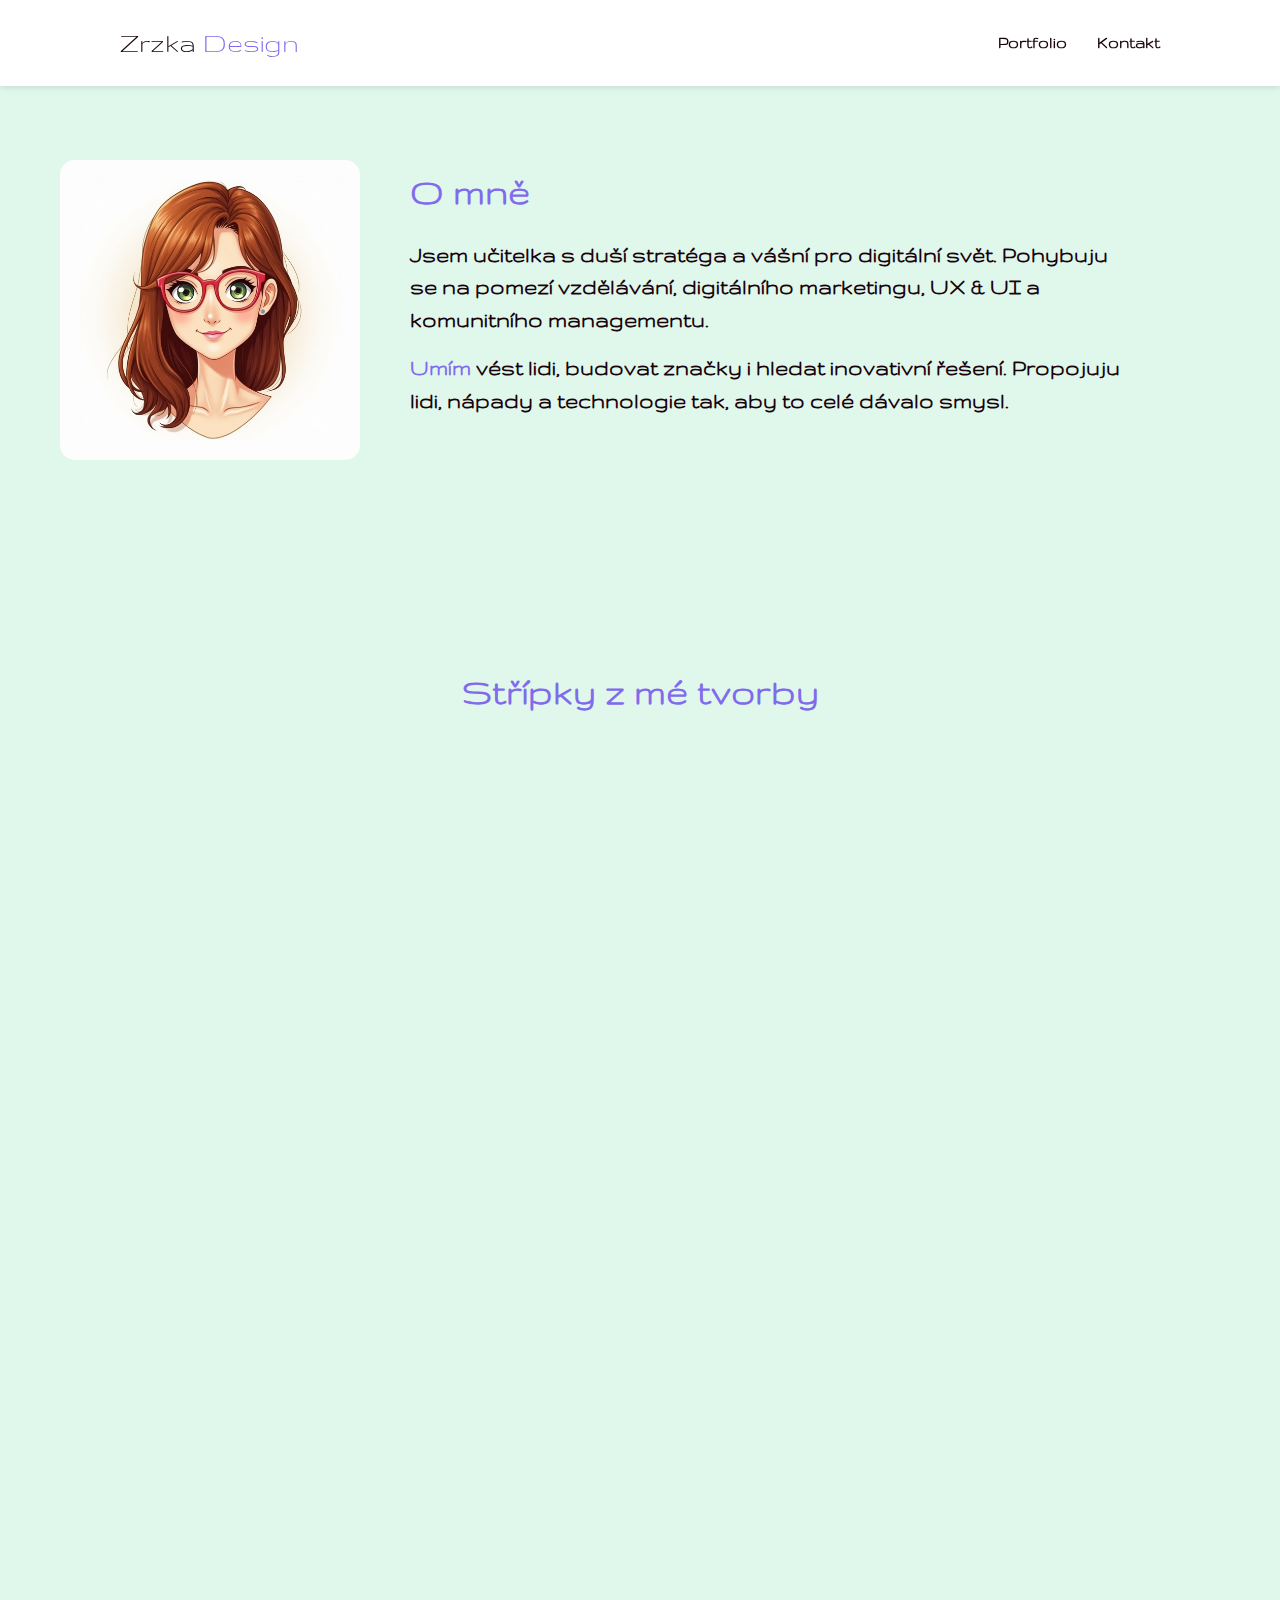
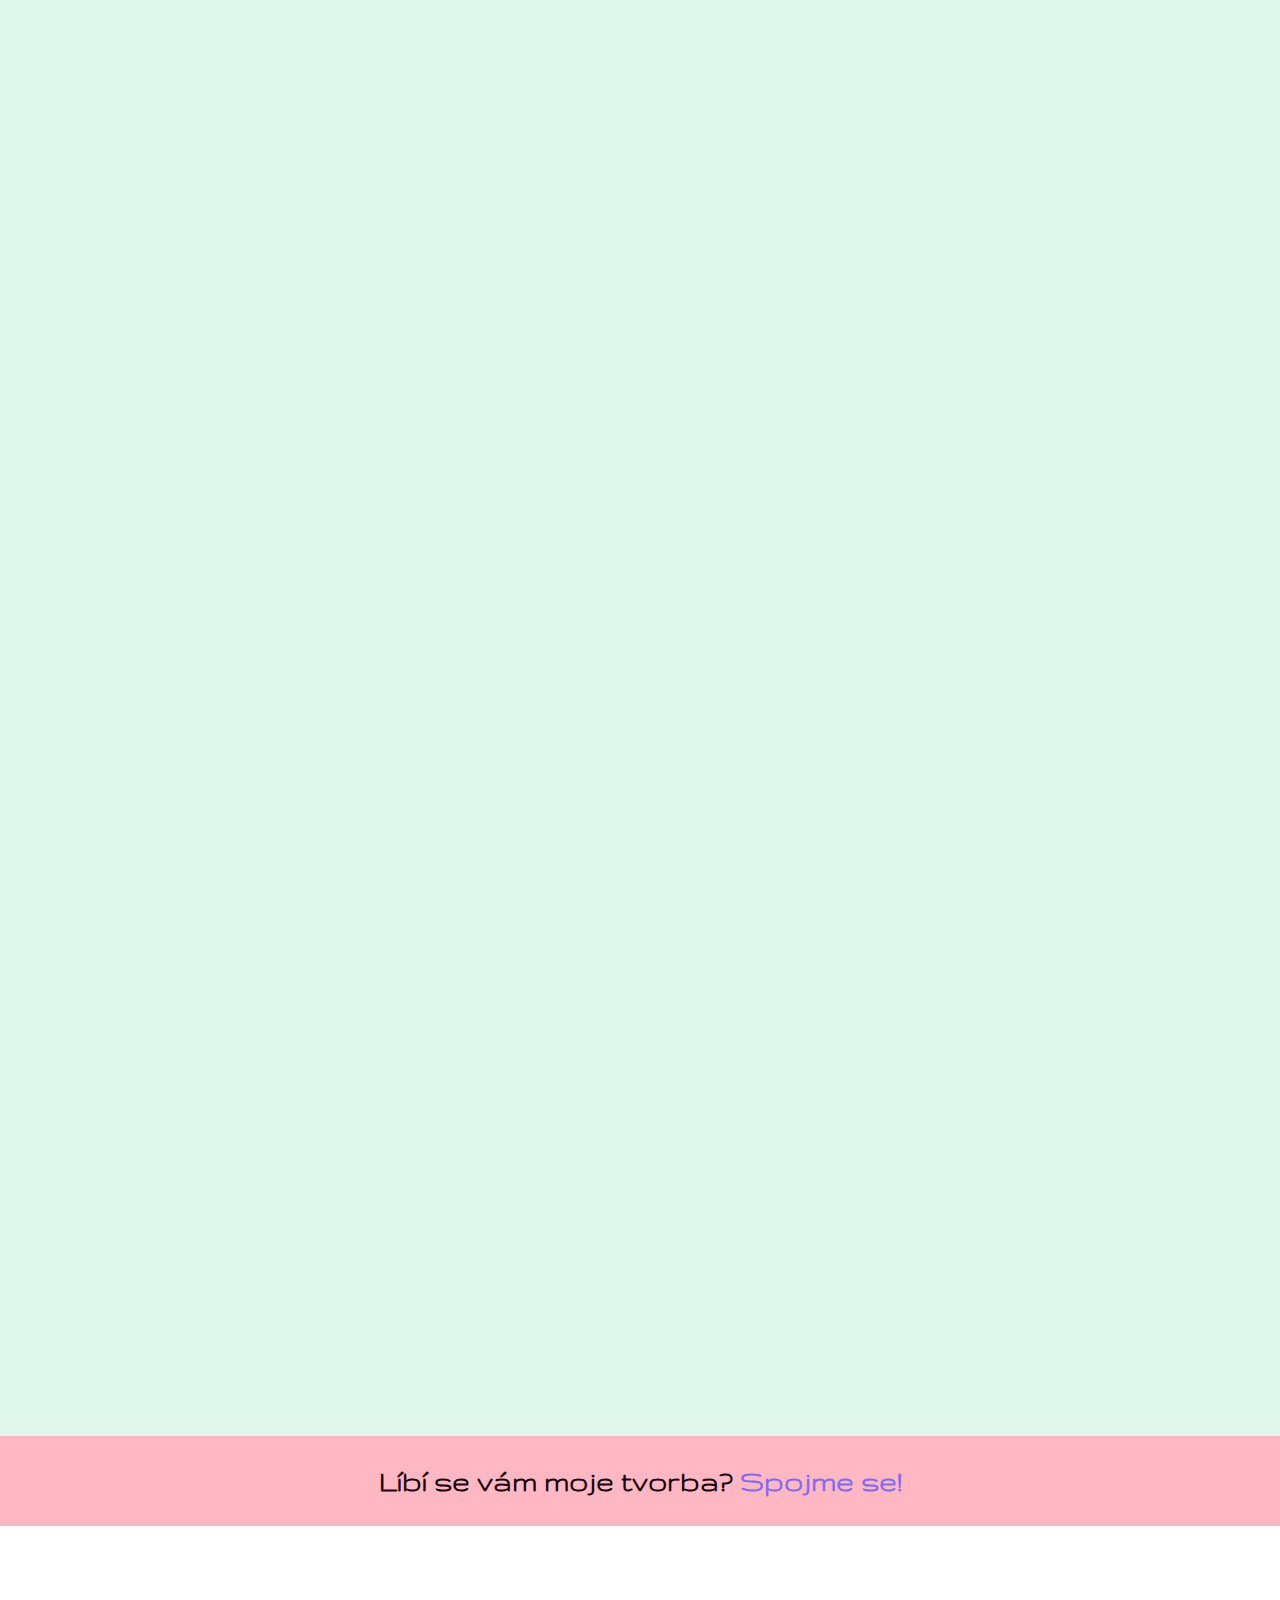
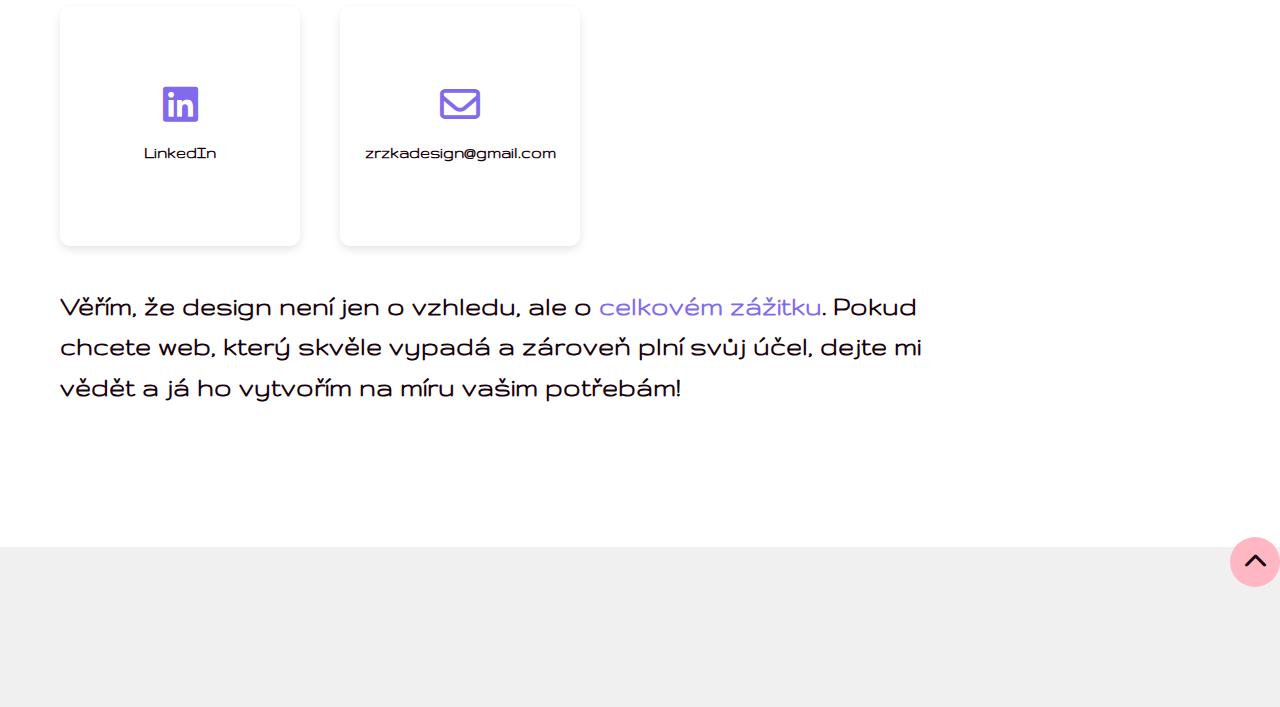
<file: index.html>
<!DOCTYPE html>
<html lang="cs">
  <head>
    <meta charset="UTF-8" />
    <meta name="viewport" content="width=device-width, initial-scale=1.0" />
    <title>Zrzka Design</title>
    <link rel="stylesheet" href="style.css" />
    <link rel="preconnect" href="https://fonts.googleapis.com" />
    <link rel="preconnect" href="https://fonts.gstatic.com" crossorigin />
    <link
      href="https://fonts.googleapis.com/css2?family=Gruppo:wght@400&display=swap"
      rel="stylesheet"
    />
    <link
      rel="stylesheet"
      href="https://cdnjs.cloudflare.com/ajax/libs/font-awesome/6.0.0/css/all.min.css"
      integrity="sha512-9usAa10IRO0HhonpyAIVpjrylPvoDwiPUiKdWk5t3PyolY1cOd4DSE0Ga+ri4AuTroPR5aQvXU9xC6qOPnzFeg=="
      crossorigin="anonymous"
      referrerpolicy="no-referrer"
    />
    <script src="script.js" defer></script>
  </head>
  <body>
    <header class="fixed-header">
      <div class="container header-container">
        <a href="./index.html" class="logo"
          >Zrzka <span class="logo-design">Design</span></a
        >
        <nav>
          <ul>
            <li><a href="#portfolio-section" class="nav-link">Portfolio</a></li>
            <li><a href="#contact-section" class="nav-link">Kontakt</a></li>
          </ul>
        </nav>
      </div>
    </header>

    <section id="hero-banner">
      <div class="container hero-banner-container">
        <div class="hero-image-container">
          <img src="ukazka fotky.png" alt="Tvá fotka" class="hero-image" />
        </div>
        <div class="hero-text-container">
          <div class="hero-text">
            <h2>O mně</h2>
            <p>
              Jsem učitelka s duší stratéga a vášní pro digitální svět. Pohybuju
              se na pomezí vzdělávání, digitálního marketingu, UX & UI a
              komunitního managementu.
            </p>
            <p>
              <span>Umím</span> vést lidi, budovat značky i hledat inovativní
              řešení. Propojuju lidi, nápady a technologie tak, aby to celé
              dávalo smysl.
            </p>
          </div>
        </div>
      </div>
    </section>

    <div class="volna-plocha"></div>

    <section id="portfolio-section">
      <div class="container portfolio-section-container">
        <h2 class="section-title">Střípky z mé tvorby</h2>
        <div class="portfolio-grid">
          <div class="portfolio-item portfolio-item-reverse animated">
            <div class="portfolio-image-container">
              <img
                src="low-wireframe.png"
                alt="Náhled projektu 1"
                class="portfolio-image"
              />
            </div>
            <div class="portfolio-text-container">
              <h3 class="portfolio-item-title">Low Wireframe e-shopu</h3>
              <p class="portfolio-item-description">
                Mým úkolem na kurzu bylo navrhnout low wireframe e-shopu.
              </p>
              <a href="project1-detail.html" class="portfolio-item-link"
                >Zobrazit projekt</a
              >
            </div>
          </div>

          <div class="portfolio-item animated">
            <div class="portfolio-image-container">
              <img
                src="low-fidelity-wireframe/rez-system-mob/BookSpot.png"
                alt="Náhled projektu 2"
                class="portfolio-image"
              />
            </div>
            <div class="portfolio-text-container">
              <h3 class="portfolio-item-title">Rezervační aplikace BookSpot</h3>
              <p class="portfolio-item-description">
                Tento projekt se týkal navržení low-fidelity wireframe pro
                mobilní rezervační aplikaci BookSpot.
              </p>
              <a href="project2-detail.html" class="portfolio-item-link"
                >Zobrazit projekt</a
              >
            </div>
          </div>

          <div class="portfolio-item portfolio-item-reverse animated">
            <div class="portfolio-image-container">
              <img
                src="low-fidelity-wireframe/soc-sit-mob/uvodni-soc-sit.png"
                alt="Náhled projektu socialni sit"
                class="portfolio-image"
              />
            </div>
            <div class="portfolio-text-container">
              <h3 class="portfolio-item-title">Sociální síť KreatiZone</h3>
              <p class="portfolio-item-description">
                V tomto projektu jsem navrhla low-fidelity wireframe pro
                sociální síť KreatiZone, která je zaměřená na kreativní výzvy.
              </p>
              <a href="project3-detail.html" class="portfolio-item-link"
                >Zobrazit projekt</a
              >
            </div>
          </div>

          <div class="portfolio-item animated">
            <div class="portfolio-image-container">
              <img
                src="low-fidelity-wireframe/zpravodaj-server/zpravodaj-server1.png"
                alt="Náhled projektu 4"
                class="portfolio-image"
              />
            </div>
            <div class="portfolio-text-container">
              <h3 class="portfolio-item-title">
                Wireframe úvodní stránky zpravodajského serveru
              </h3>
              <p class="portfolio-item-description">
                Návrh low-fidelity wireframe úvodní stránky zpravodajského
                serveru.
              </p>
              <a href="project4-detail.html" class="portfolio-item-link"
                >Zobrazit projekt</a
              >
            </div>
          </div>

          <div class="portfolio-item portfolio-item-reverse animated">
            <div class="portfolio-image-container">
              <img
                src="moodboardy/uvodni.png"
                alt="Náhled projektu 5"
                class="portfolio-image"
              />
            </div>
            <div class="portfolio-text-container">
              <h3 class="portfolio-item-title">
                Moodboardy pro obchod s&nbsp;extravagantním oblečením
              </h3>
              <p class="portfolio-item-description">
                Tento projekt zahrnoval návrh moodboardů pro značku s oblečením.
              </p>
              <a href="project5-detail.html" class="portfolio-item-link"
                >Zobrazit projekt</a
              >
            </div>
          </div>

          <div class="portfolio-item animated">
            <div class="portfolio-image-container">
              <img
                src="carousel-to-do-list/carousel1.png"
                alt="Náhled projektu 6"
                class="portfolio-image"
              />
            </div>
            <div class="portfolio-text-container">
              <h3 class="portfolio-item-title">Carousel to-do listu</h3>
              <p class="portfolio-item-description">
                V tomto projektu jsme měli za úkol navrhnout jednoduchý 3
                krokový carousel to-do listu s preloaderem.
              </p>
              <a href="project6-detail.html" class="portfolio-item-link"
                >Zobrazit projekt</a
              >
            </div>
          </div>
        </div>
      </div>
    </section>

    <section id="cta-banner">
      <div class="container cta-banner-container">
        <h2 class="cta-banner-title">
          Líbí se vám moje tvorba?
          <span class="cta-banner-accent">Spojme se!</span>
        </h2>
      </div>
    </section>

    <section id="contact-section">
      <div class="container contact-section-container">
        <div class="contact-cards-grid">
          <a
            href="https://www.linkedin.com/in/kateřina-beranová-b2a73a227"
            target="_blank"
            class="contact-card contact-card-square"
          >
            <div class="contact-link">
              <i class="fab fa-linkedin"></i>
              <p>LinkedIn</p>
            </div>
          </a>
          <a
            href="mailto:zrzkadesign@gmail.com"
            class="contact-card contact-card-square"
          >
            <div class="contact-link email-link">
              <i class="far fa-envelope"></i>
              <p>zrzkadesign@gmail.com</p>
            </div>
          </a>
        </div>
        <p class="footer-text contact-section-footer-text">
          Věřím, že design není jen o vzhledu, ale o
          <span>celkovém zážitku</span>. Pokud chcete web, který skvěle vypadá a
          zároveň plní svůj účel, dejte mi vědět a já ho vytvořím na míru vašim
          potřebám!
        </p>
      </div>
    </section>

    <footer>
      <div class="container footer-container">
        <a href="#hero-banner" class="back-to-top-link" title="Zpátky nahoru"
          ><i class="fas fa-chevron-up"></i
        ></a>
      </div>
    </footer>
  </body>
</html>
</file>
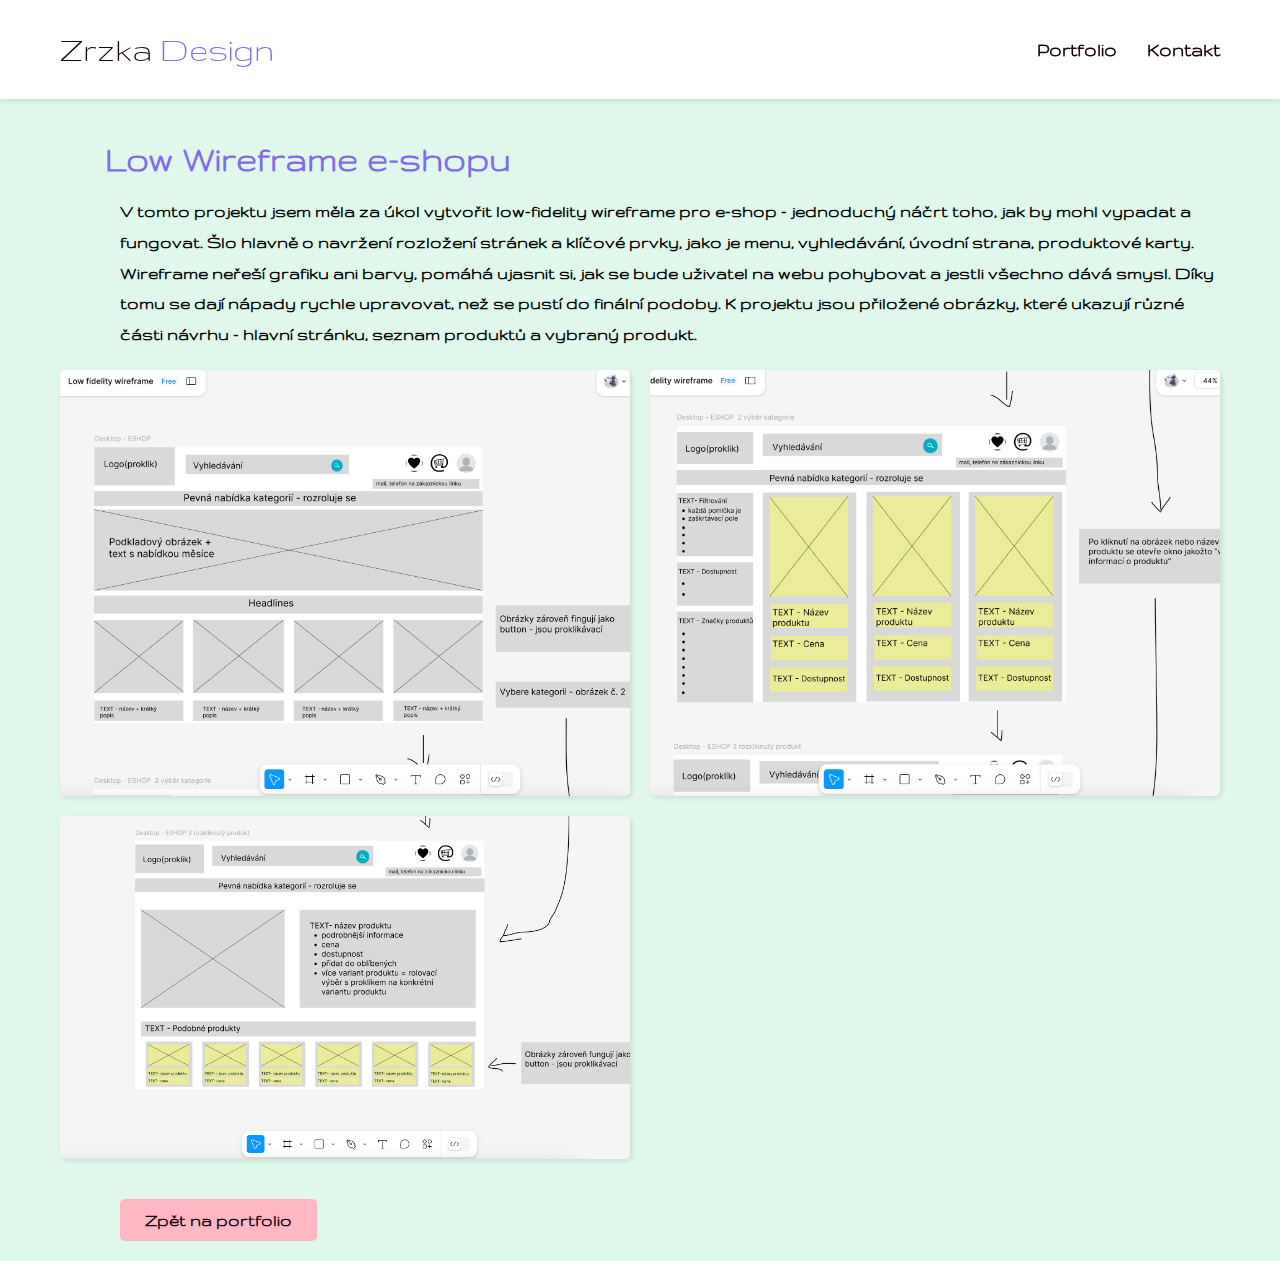
<file: project1-detail.html>
<!DOCTYPE html>
<html lang="cs">
  <head>
    <meta charset="UTF-8" />
    <meta name="viewport" content="width=device-width, initial-scale=1.0" />
    <title>Detail projektu: Low Wireframe e-shopu</title>
    <link rel="preconnect" href="https://fonts.googleapis.com" />
    <link rel="preconnect" href="https://fonts.gstatic.com" crossorigin />
    <link
      href="https://fonts.googleapis.com/css2?family=Gruppo&family=Montserrat:wght@400;700&display=swap"
      rel="stylesheet"
    />
    <link
      rel="stylesheet"
      href="./low-fidelity-wireframe/eshop/styleproject1.css"
    />
    <link rel="stylesheet" href="./hlavicka.css" />
  </head>
  <body>
    <header class="fixed-header">
      <div class="container header-container">
        <a href="./index.html" class="logo"
          >Zrzka <span class="logo-design">Design</span></a
        >
        <nav>
          <ul>
            <li>
              <a href="./index.html#portfolio-section" class="nav-link"
                >Portfolio</a
              >
            </li>
            <li>
              <a href="./index.html#contact-section" class="nav-link"
                >Kontakt</a
              >
            </li>
          </ul>
        </nav>
      </div>
    </header>

    <div class="project-detail-container">
      <h1>Low Wireframe e-shopu</h1>
      <p>
        V tomto projektu jsem měla za úkol vytvořit low-fidelity wireframe pro
        e-shop – jednoduchý náčrt toho, jak by mohl vypadat a fungovat. Šlo
        hlavně o navržení rozložení stránek a klíčové prvky, jako je menu,
        vyhledávání, úvodní strana, produktové karty. Wireframe neřeší grafiku
        ani barvy, pomáhá ujasnit si, jak se bude uživatel na webu pohybovat a
        jestli všechno dává smysl. Díky tomu se dají nápady rychle upravovat,
        než se pustí do finální podoby. K projektu jsou přiložené obrázky, které
        ukazují různé části návrhu – hlavní stránku, seznam produktů a vybraný
        produkt.
      </p>

      <div class="project-images">
        <img src="./low-fidelity-wireframe/eshop/1.png" alt="Náhled 1" />
        <img src="./low-fidelity-wireframe/eshop/2.png" alt="Náhled 2" />
        <img src="./low-fidelity-wireframe/eshop/3.png" alt="Náhled 3" />
      </div>

      <a href="index.html" class="back-link">Zpět na portfolio</a>
    </div>
  </body>
</html>
</file>
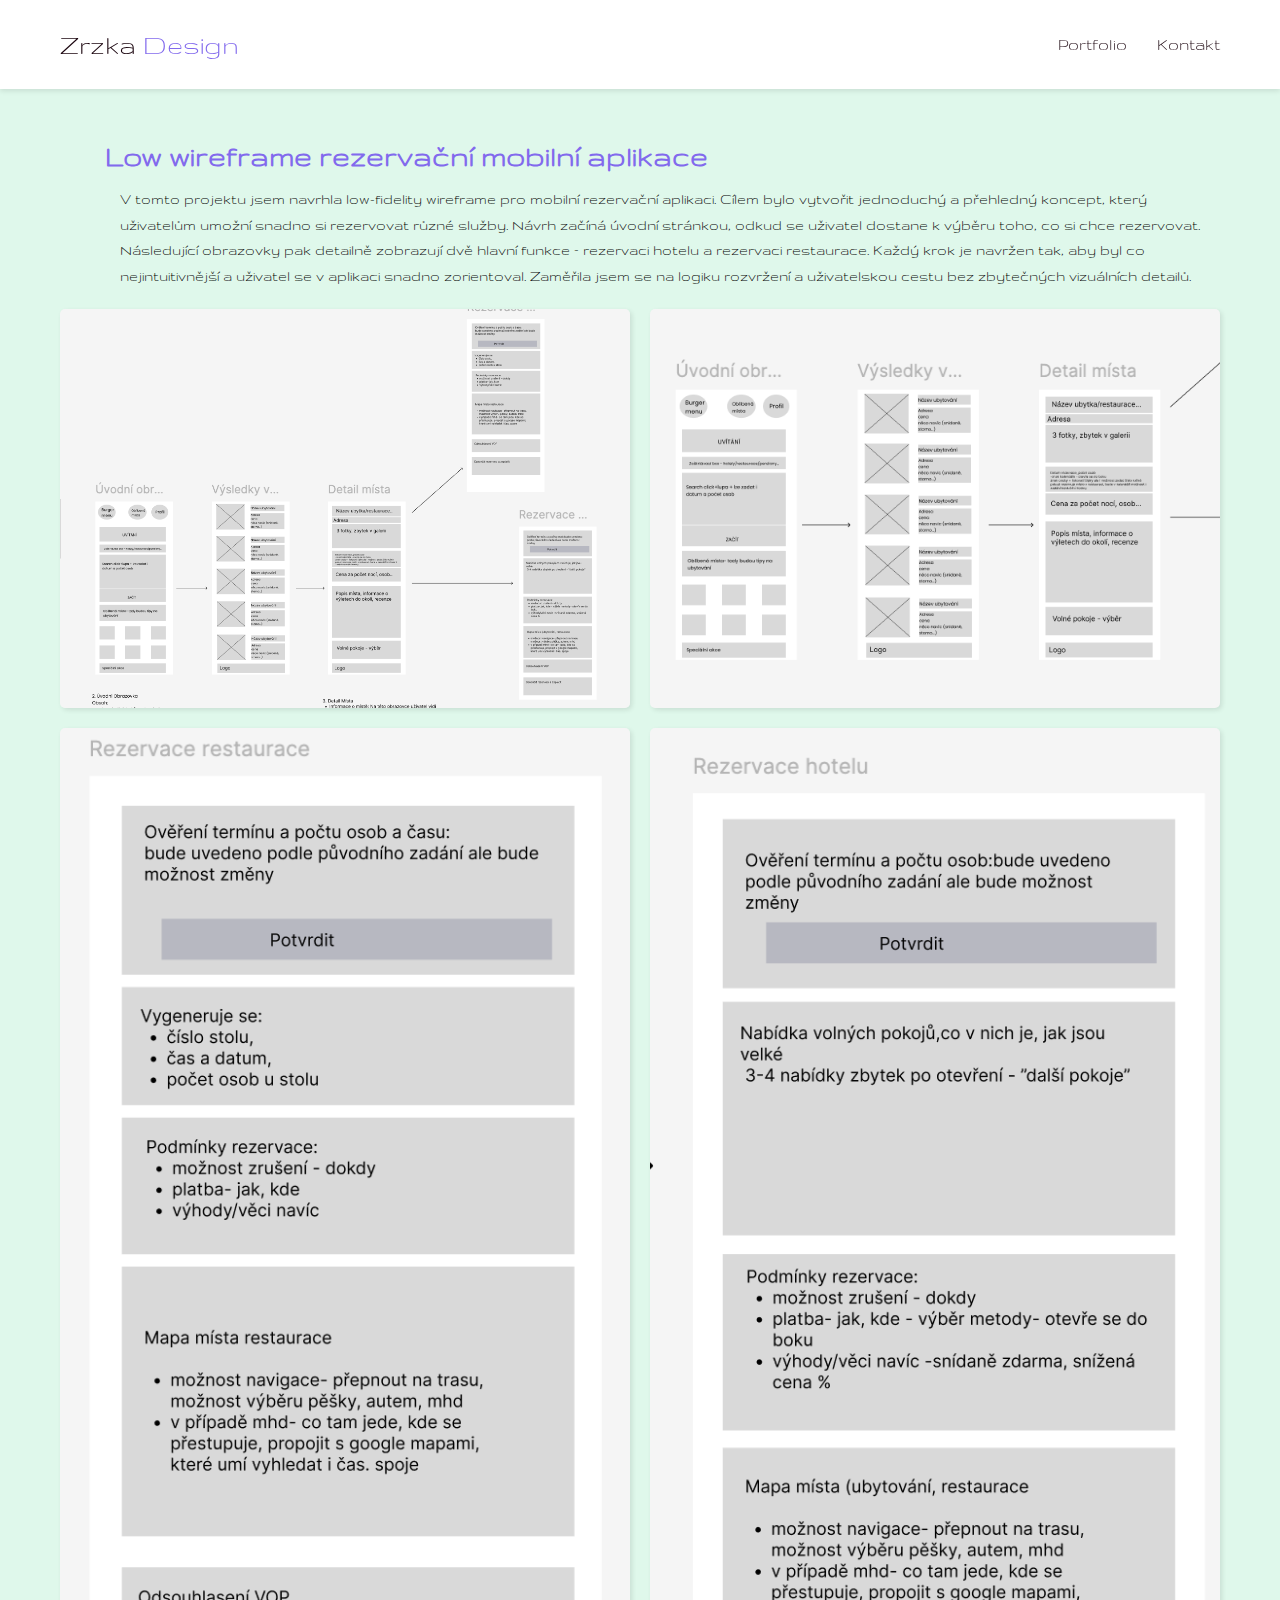
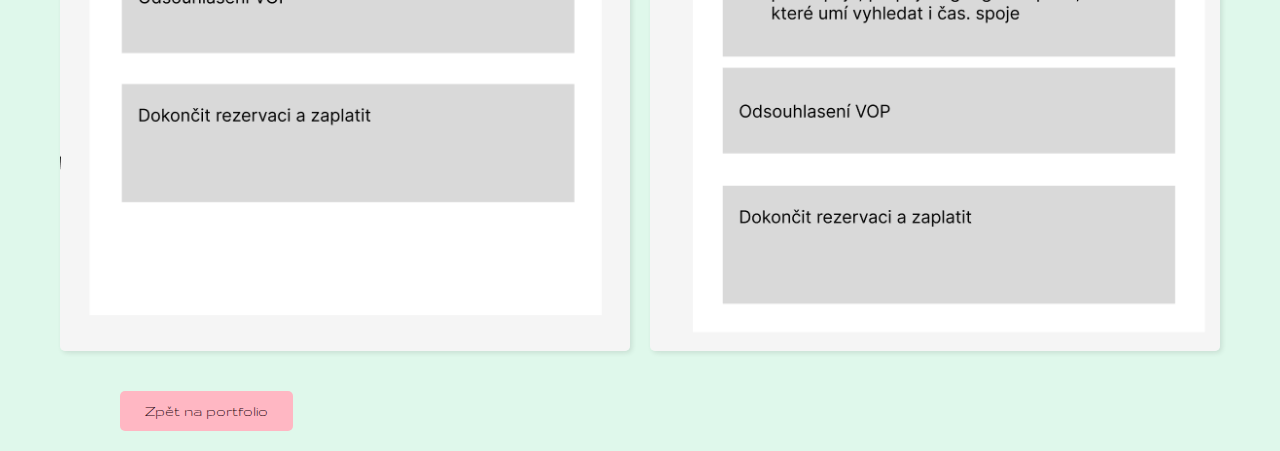
<file: project2-detail.html>
<!DOCTYPE html>
<html lang="cs">
  <head>
    <meta charset="UTF-8" />
    <meta name="viewport" content="width=device-width, initial-scale=1.0" />
    <title>Detail projektu: Low Wireframe rezervační mobilní aplikace</title>
    <link rel="preconnect" href="https://fonts.googleapis.com" />
    <link rel="preconnect" href="https://fonts.gstatic.com" crossorigin />
    <link
      href="https://fonts.googleapis.com/css2?family=Gruppo:wght@400&display=swap"
      rel="stylesheet"
    />
    <link
      rel="stylesheet"
      href="./low-fidelity-wireframe/rez-system-mob/styleproject2.css"
    />
    <link rel="stylesheet" href="./hlavicka.css" />
  </head>
  <body>
    <header class="fixed-header">
      <div class="container header-container">
        <a href="./index.html" class="logo"
          >Zrzka <span class="logo-design">Design</span></a
        >
        <nav>
          <ul>
            <li>
              <a href="./index.html#portfolio-section" class="nav-link"
                >Portfolio</a
              >
            </li>
            <li>
              <a href="./index.html#contact-section" class="nav-link"
                >Kontakt</a
              >
            </li>
          </ul>
        </nav>
      </div>
    </header>
    <div class="project-detail-container">
      <h1>Low wireframe rezervační mobilní aplikace</h1>
      <p>
        V tomto projektu jsem navrhla low-fidelity wireframe pro mobilní
        rezervační aplikaci. Cílem bylo vytvořit jednoduchý a přehledný koncept,
        který uživatelům umožní snadno si rezervovat různé služby. Návrh začíná
        úvodní stránkou, odkud se uživatel dostane k výběru toho, co si chce
        rezervovat. Následující obrazovky pak detailně zobrazují dvě hlavní
        funkce – rezervaci hotelu a rezervaci restaurace. Každý krok je navržen
        tak, aby byl co nejintuitivnější a uživatel se v aplikaci snadno
        zorientoval. Zaměřila jsem se na logiku rozvržení a uživatelskou cestu
        bez zbytečných vizuálních detailů.
      </p>

      <div class="project-images">
        <img
          src="./low-fidelity-wireframe/rez-system-mob/uvodni.png"
          alt="Náhled 1"
        />
        <img
          src="./low-fidelity-wireframe/rez-system-mob/prvni1.png"
          alt="Náhled 2"
          class="problemovy-obrazek"
        />
        <img
          src="./low-fidelity-wireframe/rez-system-mob/rezervace-restaurace.png"
          alt="Náhled 3"
        />
        <img
          src="./low-fidelity-wireframe/rez-system-mob/rezervace-hotelu.png"
          alt="Náhled 4"
        />
      </div>

      <a href="index.html" class="back-link">Zpět na portfolio</a>
    </div>
  </body>
</html>
</file>
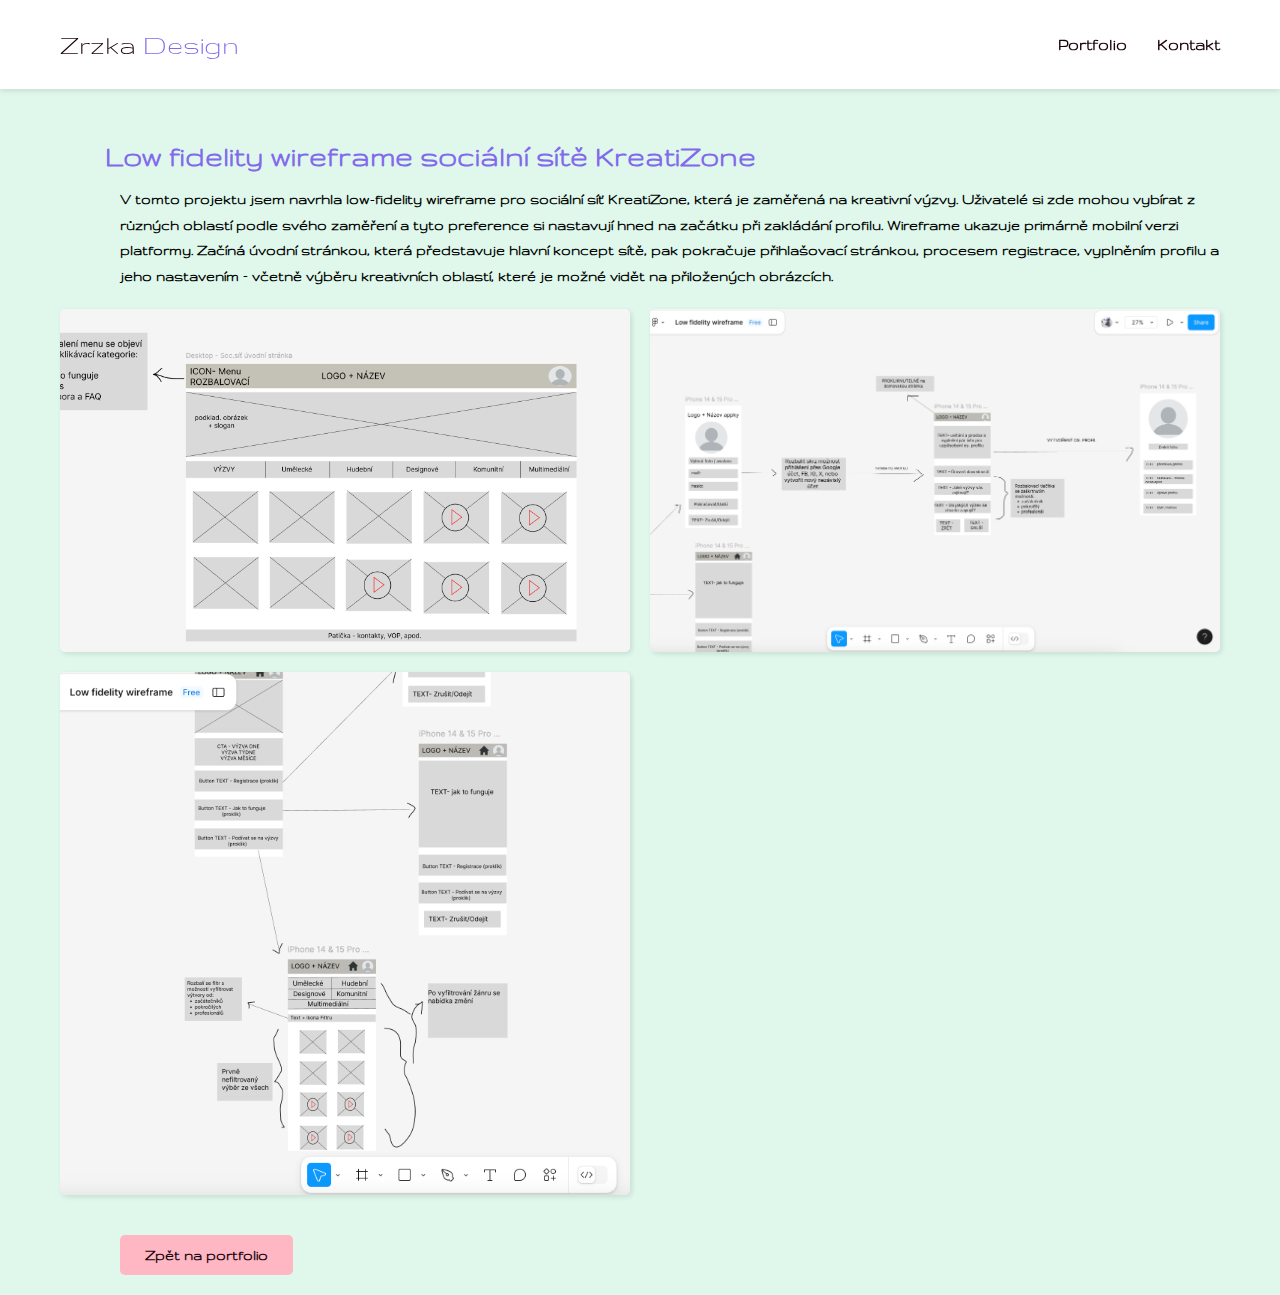
<file: project3-detail.html>
<!DOCTYPE html>
<html lang="cs">
  <head>
    <meta charset="UTF-8" />
    <meta name="viewport" content="width=device-width, initial-scale=1.0" />
    <title>Detail projektu: Low Wireframe sociální sítě KreatiZone</title>
    <link rel="preconnect" href="https://fonts.googleapis.com" />
    <link rel="preconnect" href="https://fonts.gstatic.com" crossorigin />
    <link
      href="https://fonts.googleapis.com/css2?family=Gruppo:wght@400&display=swap"
      rel="stylesheet"
    />
    <link
      rel="stylesheet"
      href="./low-fidelity-wireframe/soc-sit-mob/styleproject3.css"
    />
    <link rel="stylesheet" href="./hlavicka.css" />
  </head>
  <body>
    <header class="fixed-header">
      <div class="container header-container">
        <a href="./index.html" class="logo"
          >Zrzka <span class="logo-design">Design</span></a
        >
        <nav>
          <ul>
            <li>
              <a href="./index.html#portfolio-section" class="nav-link"
                >Portfolio</a
              >
            </li>
            <li>
              <a href="./index.html#contact-section" class="nav-link"
                >Kontakt</a
              >
            </li>
          </ul>
        </nav>
      </div>
    </header>
    <div class="project-detail-container">
      <h1>Low fidelity wireframe sociální sítě KreatiZone</h1>
      <p>
        V tomto projektu jsem navrhla low-fidelity wireframe pro sociální síť
        KreatiZone, která je zaměřená na kreativní výzvy. Uživatelé si zde mohou
        vybírat z různých oblastí podle svého zaměření a tyto preference si
        nastavují hned na začátku při zakládání profilu. Wireframe ukazuje
        primárně mobilní verzi platformy. Začíná úvodní stránkou, která
        představuje hlavní koncept sítě, pak pokračuje přihlašovací stránkou,
        procesem registrace, vyplněním profilu a jeho nastavením – včetně výběru
        kreativních oblastí, které je možné vidět na přiložených obrázcích.
      </p>

      <div class="project-images">
        <img
          src="./low-fidelity-wireframe/soc-sit-mob/soc-sit-desktop.png"
          alt="Náhled 1"
        />
        <img
          src="./low-fidelity-wireframe/soc-sit-mob/druhy-soc-sit.png"
          alt="Náhled 2"
        />
        <img
          src="./low-fidelity-wireframe/soc-sit-mob/treti-soc-sit.png"
          alt="Náhled 3"
        />
      </div>

      <a href="index.html" class="back-link">Zpět na portfolio</a>
    </div>
  </body>
</html>
</file>
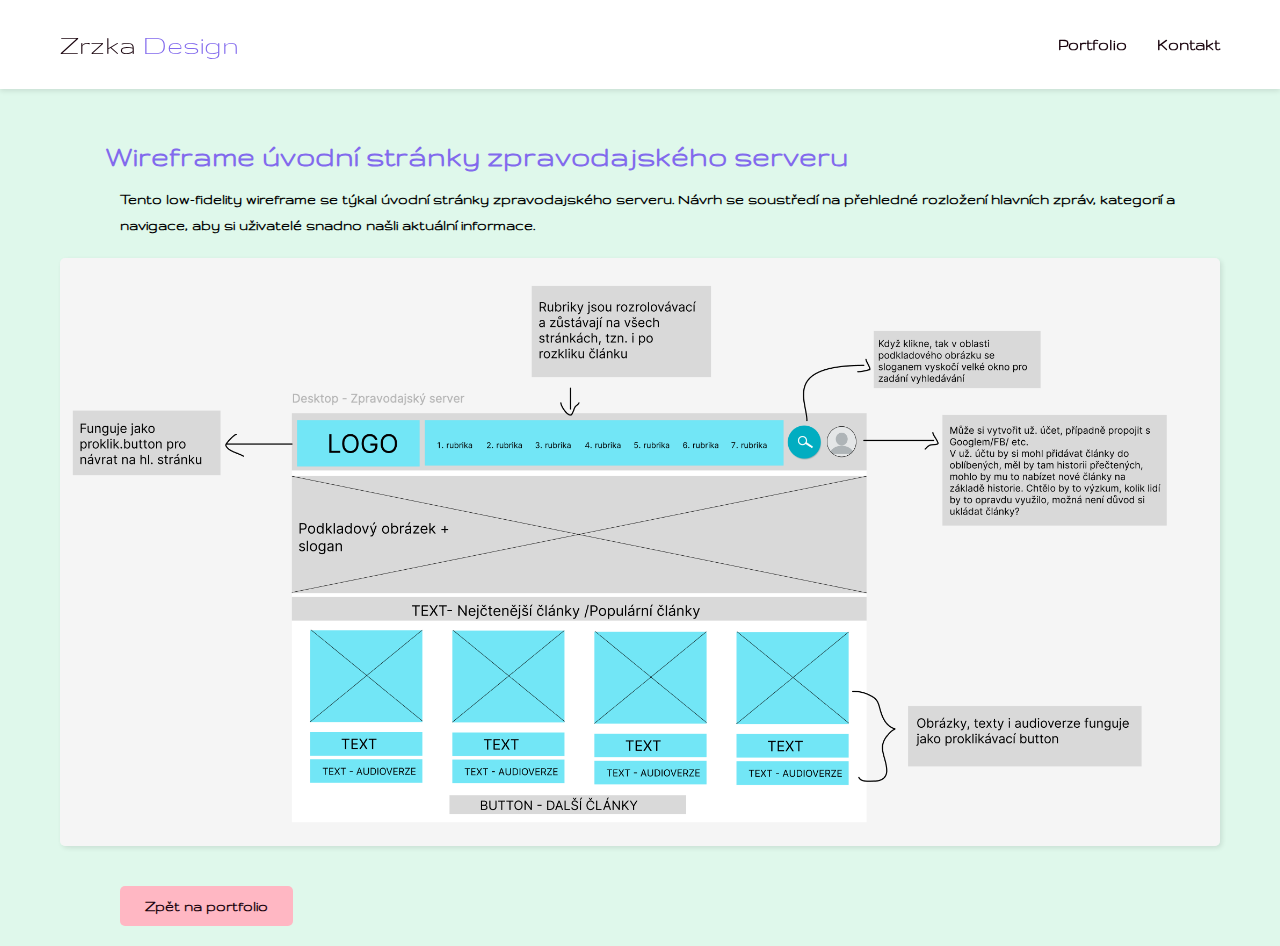
<file: project4-detail.html>
<!DOCTYPE html>
<html lang="cs">
  <head>
    <meta charset="UTF-8" />
    <meta name="viewport" content="width=device-width, initial-scale=1.0" />
    <title>
      Detail projektu: Wireframe úvodní strany zpravodajského serveru
    </title>
    <link rel="preconnect" href="https://fonts.googleapis.com" />
    <link rel="preconnect" href="https://fonts.gstatic.com" crossorigin />
    <link
      href="https://fonts.googleapis.com/css2?family=Gruppo:wght@400&display=swap"
      rel="stylesheet"
    />
    <link
      rel="stylesheet"
      href="./low-fidelity-wireframe/zpravodaj-server/styleproject4.css"
    />
    <link rel="stylesheet" href="./hlavicka.css" />
  </head>
  <body>
    <header class="fixed-header">
      <div class="container header-container">
        <a href="./index.html" class="logo"
          >Zrzka <span class="logo-design">Design</span></a
        >
        <nav>
          <ul>
            <li>
              <a href="./index.html#portfolio-section" class="nav-link"
                >Portfolio</a
              >
            </li>
            <li>
              <a href="./index.html#contact-section" class="nav-link"
                >Kontakt</a
              >
            </li>
          </ul>
        </nav>
      </div>
    </header>
    <div class="project-detail-container">
      <h1>Wireframe úvodní stránky zpravodajského serveru</h1>
      <p>
        Tento low-fidelity wireframe se týkal úvodní stránky zpravodajského
        serveru. Návrh se soustředí na přehledné rozložení hlavních zpráv,
        kategorií a navigace, aby si uživatelé snadno našli aktuální informace.
      </p>

      <div class="project-images">
        <img
          src="./low-fidelity-wireframe/zpravodaj-server/zpravodaj-server1.png"
          alt="Náhled 1"
        />
      </div>

      <a href="index.html" class="back-link">Zpět na portfolio</a>
    </div>
  </body>
</html>
</file>
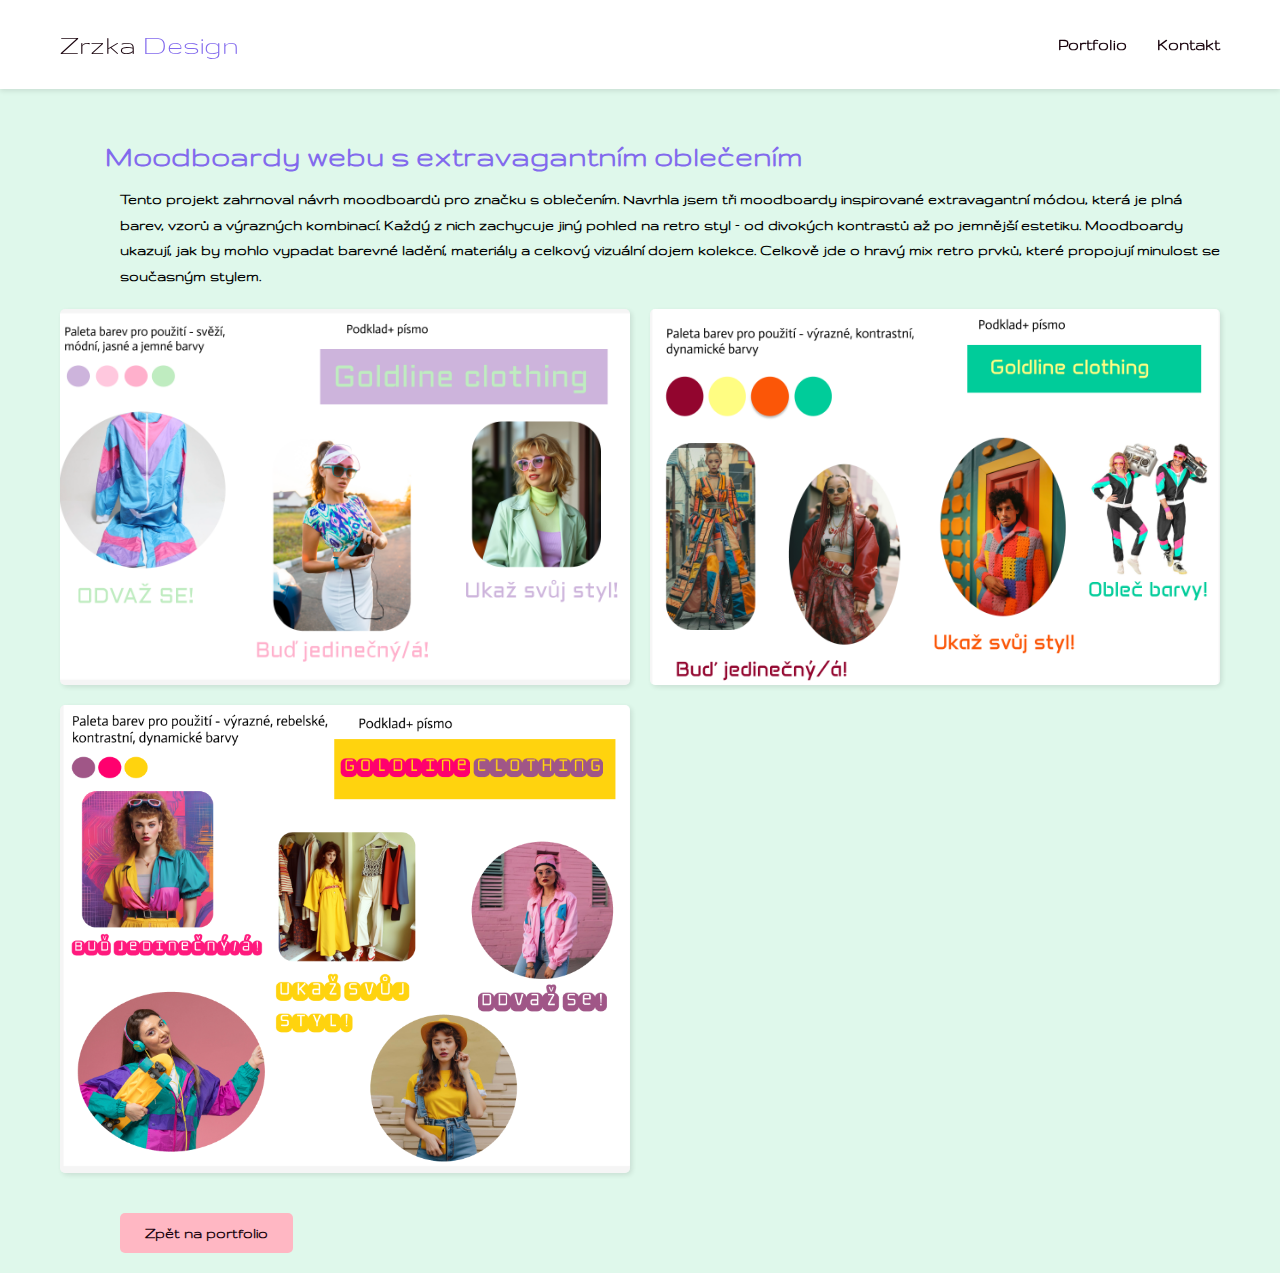
<file: project5-detail.html>
<!DOCTYPE html>
<html lang="cs">
  <head>
    <meta charset="UTF-8" />
    <meta name="viewport" content="width=device-width, initial-scale=1.0" />
    <title>Detail projektu: Moodboardy webu s extravagantním oblečením</title>
    <link rel="preconnect" href="https://fonts.googleapis.com" />
    <link rel="preconnect" href="https://fonts.gstatic.com" crossorigin />
    <link
      href="https://fonts.googleapis.com/css2?family=Gruppo:wght@400&display=swap"
      rel="stylesheet"
    />
    <link rel="stylesheet" href="./moodboardy/styleproject5.css" />
    <link rel="stylesheet" href="./hlavicka.css" />
  </head>
  <body>
    <header class="fixed-header">
      <div class="container header-container">
        <a href="./index.html" class="logo"
          >Zrzka <span class="logo-design">Design</span></a
        >
        <nav>
          <ul>
            <li>
              <a href="./index.html#portfolio-section" class="nav-link"
                >Portfolio</a
              >
            </li>
            <li>
              <a href="./index.html#contact-section" class="nav-link"
                >Kontakt</a
              >
            </li>
          </ul>
        </nav>
      </div>
    </header>
    <div class="project-detail-container">
      <h1>Moodboardy webu s extravagantním oblečením</h1>
      <p>
        Tento projekt zahrnoval návrh moodboardů pro značku s oblečením. Navrhla
        jsem tři moodboardy inspirované extravagantní módou, která je plná
        barev, vzorů a výrazných kombinací. Každý z nich zachycuje jiný pohled
        na retro styl – od divokých kontrastů až po jemnější estetiku.
        Moodboardy ukazují, jak by mohlo vypadat barevné ladění, materiály a
        celkový vizuální dojem kolekce. Celkově jde o hravý mix retro prvků,
        které propojují minulost se současným stylem.
      </p>

      <div class="project-images">
        <img src="./moodboardy/pastelova.png" alt="Náhled 1" />
        <img src="./moodboardy/vyrazna.png" alt="Náhled 2" />
        <img src="./moodboardy/uvodni.png" alt="Náhled 3" />
      </div>

      <a href="index.html" class="back-link">Zpět na portfolio</a>
    </div>
  </body>
</html>
</file>
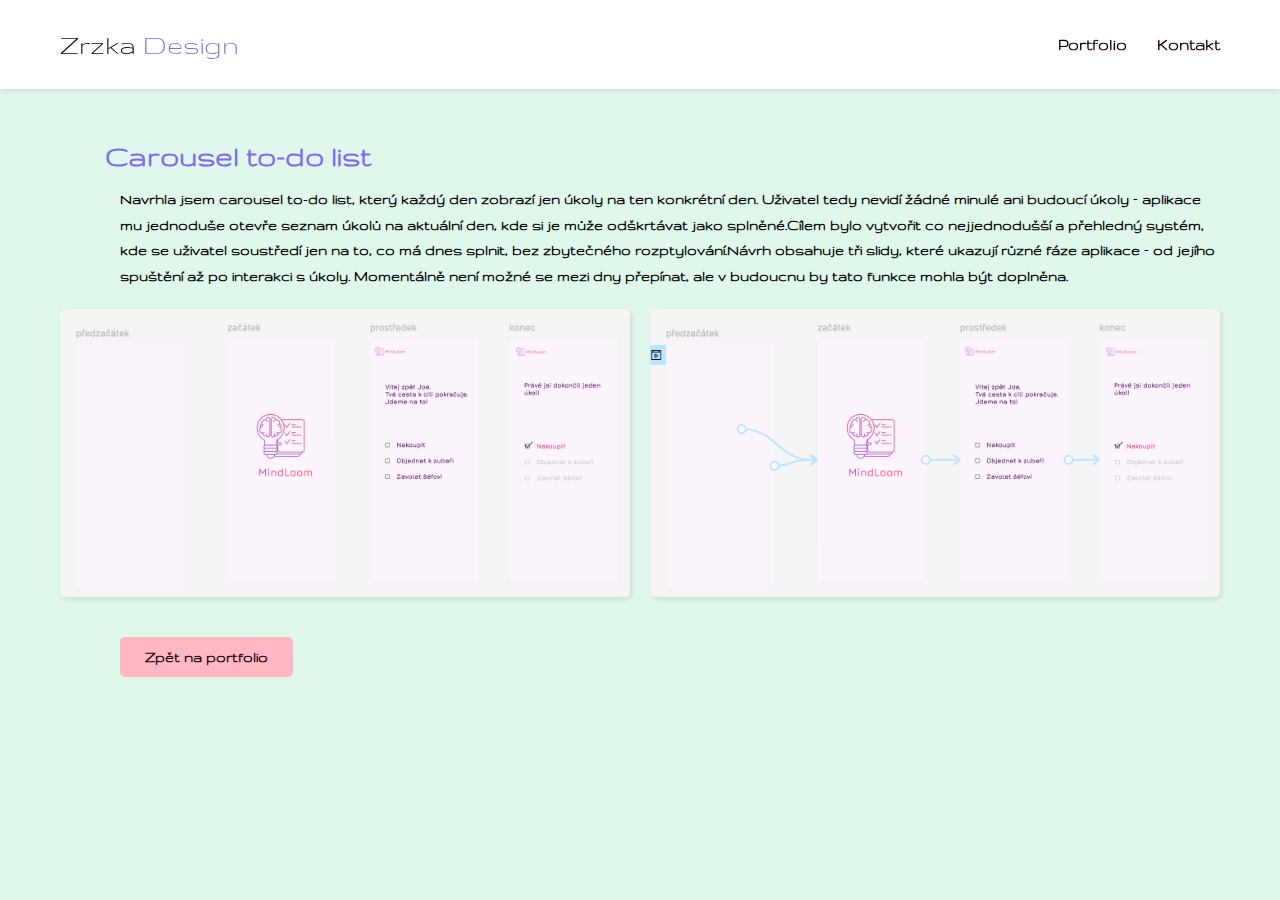
<file: project6-detail.html>
<!DOCTYPE html>
<html lang="cs">
  <head>
    <meta charset="UTF-8" />
    <meta name="viewport" content="width=device-width, initial-scale=1.0" />
    <title>Detail projektu: Carousel to-do list</title>
    <link rel="preconnect" href="https://fonts.googleapis.com" />
    <link rel="preconnect" href="https://fonts.gstatic.com" crossorigin />
    <link
      href="https://fonts.googleapis.com/css2?family=Gruppo:wght@400&display=swap"
      rel="stylesheet"
    />
    <link rel="stylesheet" href="./carousel-to-do-list/styleproject6.css" />
    <link rel="stylesheet" href="./hlavicka.css" />
  </head>
  <body>
    <header class="fixed-header">
      <div class="container header-container">
        <a href="./index.html" class="logo"
          >Zrzka <span class="logo-design">Design</span></a
        >
        <nav>
          <ul>
            <li>
              <a href="./index.html#portfolio-section" class="nav-link"
                >Portfolio</a
              >
            </li>
            <li>
              <a href="./index.html#contact-section" class="nav-link"
                >Kontakt</a
              >
            </li>
          </ul>
        </nav>
      </div>
    </header>
    <div class="project-detail-container">
      <h1>Carousel to-do list</h1>
      <p>
        Navrhla jsem carousel to-do list, který každý den zobrazí jen úkoly na
        ten konkrétní den. Uživatel tedy nevidí žádné minulé ani budoucí úkoly –
        aplikace mu jednoduše otevře seznam úkolů na aktuální den, kde si je
        může odškrtávat jako splněné.Cílem bylo vytvořit co nejjednodušší a
        přehledný systém, kde se uživatel soustředí jen na to, co má dnes
        splnit, bez zbytečného rozptylování.Návrh obsahuje tři slidy, které
        ukazují různé fáze aplikace – od jejího spuštění až po interakci s
        úkoly. Momentálně není možné se mezi dny přepínat, ale v budoucnu by
        tato funkce mohla být doplněna.
      </p>

      <div class="project-images">
        <img src="./carousel-to-do-list/carousel1.png" alt="Náhled 1" />
        <img src="./carousel-to-do-list/carousel2.png" alt="Náhled 2" />
      </div>

      <a href="index.html" class="back-link">Zpět na portfolio</a>
    </div>
  </body>
</html>
</file>
<file: style.css>
html {
  scroll-behavior: smooth;
}

body,
h1,
h2,
h3,
h4,
h5,
h6,
p,
ul,
li,
a,
img,
i,
span,
div,
section,
footer,
header,
nav {
  margin: 0;
  padding: 0;
  border: 0;
  font-size: 100%;
  font: inherit;
  vertical-align: baseline;
  text-decoration: none;
  list-style: none;
  color: inherit;
  box-sizing: border-box;
}

body {
  font-family: "Gruppo", sans-serif;
  background-color: #dff8eb;
  color: #18020c;
  line-height: 1.6;
  overflow-x: hidden;
  scroll-behavior: smooth;
  font-weight: bold;
}

.container {
  max-width: 1440px;
  margin: 0 auto;
  padding: 0 60px;
}

/* Hlavička */
.fixed-header {
  position: fixed;
  top: 0;
  left: 0;
  width: 100%;
  background-color: #ffffff;
  padding: 20px 60px;
  z-index: 100;
  box-shadow: 0 2px 5px rgba(0, 0, 0, 0.1);
}

.header-container {
  display: flex;
  justify-content: space-between;
  align-items: center;
}

.logo {
  font-size: 1.8em;
  font-weight: normal;
  color: #18020c;
}

.logo-design {
  color: #826aed;
}

nav ul {
  display: flex;
}

nav ul li {
  margin-left: 30px;
}

.nav-link {
  font-size: 1.1em;
  color: #18020c;
  padding-bottom: 5px;
  transition: color 0.3s ease, border-bottom 0.3s ease;
  border-bottom: 2px solid transparent;
}

.nav-link:hover {
  color: #826aed;
  border-bottom-color: #826aed;
}

#hero-banner {
  padding-top: 100px;
  background-color: #dff8eb;
}

.hero-banner-container {
  display: grid;
  grid-template-columns: auto 1fr; /* FOTO VLEVO a TEXT Vpravo */
  gap: 50px;
  align-items: start; /* Zarovnání položek na začátek */
  padding: 60px;
  background-color: transparent;
}

.hero-image-container {
  width: 300px;

  flex-shrink: 0;
  border-radius: 15px;
  overflow: hidden;

  align-self: start;

  /* vystředil bych na prostředek kontejneru, ať fotka není tak oříznutá */
  padding: 20px;
  background: #fdfdfd;
}

.hero-image {
  width: 100%;
  height: 100%;
  object-fit: cover;
  display: block;
}

.hero-text-container {
  height: auto;
  padding-left: 0;
  display: flex;
  flex-direction: column;
  justify-content: flex-start;
}

.hero-text h2 {
  font-size: 2.5em;
  color: #826aed;
  margin-bottom: 15px;
}

.hero-text p {
  font-size: 1.1em;
  line-height: 1.7;
  /* dlouhý text se špatně čte */
  max-width: 80ex;

  /* lepší velikosti */
  font-size: 1.5rem;
  line-height: 1.35;
  margin-bottom: 1rem;
}

.hero-text p span {
  color: #826aed;
}

/* Volná plocha */
.volna-plocha {
  /* height: 143px; */
  /* zmenšíme volnou plochu, aby to lákalo dál */
  height: 60px;
  max-width: 1440px;
  margin: 0 auto;
  background-color: #dff8eb;
}

/* Sekce Portfolio - Střípky z mé tvorby */
#portfolio-section {
  padding: 80px 0;
  background-color: #dff8eb;
}

.portfolio-section-container {
  text-align: center;
}

.section-title {
  font-size: 2.5em;
  color: #826aed;
  margin-bottom: 60px;
}

.portfolio-grid {
  display: flex;
  flex-direction: column;
  gap: 120px;
  align-items: center;
}

.portfolio-item {
  display: flex;
  align-items: center;
  justify-content: space-between;
  opacity: 0;
  transform: translateX(-100px);
  transition: opacity 0.8s ease-out, transform 0.8s ease-out;
  gap: 85px;

  /* omezil bych v šířce */
  max-width: 900px;
}

.portfolio-item.animated {
  opacity: 1;
  transform: translateX(0);
}

.portfolio-item-reverse {
  flex-direction: row-reverse;
  text-align: right;
  transform: translateX(100px);
}

.portfolio-item-reverse .portfolio-text-container {
  text-align: left;
}

.portfolio-image-container {
  width: 375px;
  height: 262px;
  border-radius: 10px;
  overflow: hidden;
  box-shadow: 0 4px 8px rgba(0, 0, 0, 0.1);
  transition: box-shadow 0.3s ease;
  flex-shrink: 0;
}

.portfolio-image {
  width: 100%;
  height: 100%;
  object-fit: cover;
  transition: transform 0.5s ease, filter 0.5s ease;
  display: block;
}

.portfolio-item:hover .portfolio-image {
  transform: scale(1.1);
  filter: brightness(1.1);
}

.portfolio-text-container {
  width: 860px;
  height: 262px;

  text-align: left;
  display: flex;
  flex-direction: column;
  justify-content: center;
  flex-grow: 1;
  min-width: 0;
}

.portfolio-item-title {
  font-size: 1.8em;
  color: #826aed;
  margin-bottom: 15px;
  word-break: break-word;
  /* lepší line-height */
  line-height: 1.15;
}

.portfolio-item-description {
  font-size: 1.1em;
  line-height: 1.8;
  color: #18020c;
  word-break: break-word;
  max-width: 60ex;
  /* lepší line-height */
  line-height: 1.35;
}

.portfolio-item-link {
  display: inline-block;
  margin-top: 20px;
  padding: 12px 25px;
  background-color: #ffb7c3;
  color: #18020c;
  border-radius: 5px;
  transition: background-color 0.3s ease, color 0.3s ease;
  word-break: break-word;
  max-width: max-content;
}

.portfolio-item-link:hover {
  background-color: #f797a5;
  color: #ffffff;
}

/* Banner "Líbí se vám moje tvorba? Spojme se!" */
#cta-banner {
  background-color: #ffb7c3;
  padding: 0;
  height: 75px;
  text-align: center;
  display: flex;
  align-items: center;
  /* trochu vzdušnost */
  height: 90px;
}

.cta-banner-container {
  max-width: 1440px;
  margin: 0 auto;
}

.cta-banner-title {
  font-size: 2.5em;
  color: #18020c;
  /* menší velikost */
  font-size: 2em;
}

.cta-banner-accent {
  color: #826aed;
}

/* Kontaktní sekce */
#contact-section {
  padding: 80px 0;
  background-color: #ffffff;
  text-align: left;
}

.contact-section-container {
  max-width: 1440px;
  margin: 0 auto;
}

.contact-section-footer-text {
  font-size: 2.25em;
  color: #18020c;
  max-width: none;
  margin: 0 0 60px 0;
  line-height: 1.8;
  text-align: left;
  width: 100%;
  position: relative;

  /* zmenšit text, ať se lépe čte */
  font-size: 1.8em;
  /* maximální šířka pro lepší čitelnost */
  max-width: 80ex;
  /* řádkování */
  line-height: 1.4;
}

.contact-section-footer-text span {
  color: #826aed;
}

.contact-cards-grid {
  display: flex;
  justify-content: flex-start; /* Horizontální zarovnání karet na začátek */
  gap: 40px; /* Mezera mezi kartami */
  margin-bottom: 40px;
}

.contact-card {
  background-color: #ffffff;
  padding: 30px;
  border-radius: 10px;
  box-shadow: 0 4px 8px rgba(0, 0, 0, 0.1);
  text-align: center;
  transition: transform 0.3s ease, box-shadow 0.3s ease;
}

.contact-card-square {
  width: auto;
  height: auto;
  aspect-ratio: 1/1;
  display: flex;
  justify-content: center;
  align-items: center;
  padding: 20px;

  /* aby to drželo čtvercový tvar */
  max-width: 240px;
  width: 100%;
}

.contact-card:hover {
  transform: translateY(-5px);
  box-shadow: 0 8px 15px rgba(0, 0, 0, 0.2);
}

.contact-link {
  display: flex;
  flex-direction: column;
  align-items: center;
  color: #18020c; /* Výchozí barva textu */
  transition: color 0.3s ease; /* Jemný přechod pro barvu */
}

.contact-link:hover {
  color: #826aed; /* Barva textu po najetí myší */
}

.contact-card i {
  font-size: 2.5em;
  margin-bottom: 15px;
  color: #826aed;
}

.contact-card p {
  font-size: 1.1em;
}

.phone-info {
  font-size: 0.9em;
  color: #777;
  margin-top: 5px;
}
/* Patička */
footer {
  background-color: #f0f0f0;
  padding: 80px 0;
  text-align: center;
  position: relative;
}

.footer-container {
  max-width: 1440px;
  margin: 0 auto;
  position: relative;
}

.back-to-top-link {
  position: absolute;
  /* offset nad patičkou */
  top: -90px;
  right: 0;
  display: inline-flex;
  justify-content: center;
  align-items: center;
  width: 50px;
  height: 50px;
  background-color: #ffb7c3;
  color: #18020c;
  border-radius: 50%;
  font-size: 1.5em;
  transition: background-color 0.3s ease, color 0.3s ease, transform 0.3s ease;
}

.back-to-top-link:hover {
  background-color: #f797a5;
  color: #ffffff;
  transform: scale(1.1);
}

/* Skrytá zpráva o zkopírovaném emailu */
.copied-message {
  position: absolute;
  bottom: -40px;
  left: 50%;
  transform: translateX(-50%);
  background-color: #826aed;
  color: #ffffff;
  padding: 10px 20px;
  border-radius: 5px;
  opacity: 0;
  visibility: hidden;
  transition: opacity 0.5s ease, visibility 0.5s ease, transform 0.5s ease;
}

.copied-message.show {
  opacity: 1;
  visibility: visible;
  transform: translateX(-50%) translateY(-10px);
}

/* Responzivita - Menší obrazovky (max-width: 768px) */
@media screen and (max-width: 768px) {
  .container {
    padding: 0 20px;
  }

  .fixed-header {
    padding: 1px 20px; /* Ještě menší výška hlavičky na mobilu */
  }

  .header-container {
    flex-direction: row;
    text-align: center;
  }

  nav ul {
    flex-direction: row;
    margin-top: 5px;
    align-items: center;
    gap: 1rem;
  }

  nav ul li {
    margin-left: 0;
    margin-bottom: 10px;
  }

  #hero-banner {
    padding-top: 80px;
  }

  .hero-banner-container {
    grid-template-columns: 1fr; /* Jeden sloupec na mobilu */
    grid-template-rows: auto auto;
    gap: 15px;
    padding: 20px;
    text-align: center;
    align-items: flex-start;
  }

  .hero-image-container {
    width: 80%;
    max-width: 250px;
    height: auto;
    margin-bottom: 0;
    margin: 0 auto 15px auto;
    margin-top: 0;
    align-self: start; /* Zarovnání fotky na start v rámci grid položky */
  }

  .hero-text-container {
    width: 100%;
    padding-left: 0;
    text-align: left;
    height: auto;
    align-items: flex-start;
  }

  .hero-text h2 {
    font-size: 1.6em;
  }

  .hero-text p {
    font-size: 0.9em;
    line-height: 1.5;
  }

  .volna-plocha {
    height: 60px;
  }

  #portfolio-section {
    padding: 50px 0;
  }

  .section-title {
    font-size: 1.8em;
    margin-bottom: 30px;
  }

  .portfolio-grid {
    gap: 60px;
  }

  .portfolio-item {
    flex-direction: column;
    text-align: center;
    transform: none;
    opacity: 1;
  }

  .portfolio-item-reverse {
    flex-direction: column;
    text-align: center;
  }

  .portfolio-image-container {
    width: 90%;
    max-width: 300px;
    height: auto;
    margin-bottom: 20px;
  }

  .portfolio-text-container {
    width: 100%;
    padding-left: 0;
    text-align: left;
    height: auto;
    align-items: center;
  }

  .portfolio-item-title {
    max-width: 40ex;
    text-align: center;
  }

  .portfolio-item-description {
    text-align: center;
  }

  #cta-banner {
    height: auto;
    padding: 15px;
  }

  .cta-banner-container {
    padding: 0;
  }

  .cta-banner-title {
    font-size: 1em;
  }

  #contact-section {
    padding: 40px 0;
  }

  .contact-cards-grid {
    gap: 15px;
    margin-bottom: 20px;
  }

  .contact-card {
    padding: 10px;
  }

  .contact-section-footer-text {
    font-size: 0.8em; /* Text "Věřím..." má 16px na malém mobilu */
    margin-bottom: 30px;
    line-height: 1.3;
  }

  footer {
    padding: 40px 0;
  }

  .footer-text {
    font-size: 0.8em;
  }

  .back-to-top-link {
    right: 15px;
    bottom: 15px;
    width: 35px;
    height: 35px;
    font-size: 1em;
  }
}

/* Menší tablety - breakpoint pro text pod fotkou (max-width: 860px) */
@media screen and (max-width: 860px) {
  .hero-banner-container {
    grid-template-columns: 1fr; /* Na menších tabletech jeden sloupec */
    grid-template-rows: auto auto;
    gap: 25px;
    padding: 40px 20px;
    text-align: center;
    min-height: auto;
  }

  .hero-image-container {
    width: 50%;
    max-width: 250px;
    height: auto;

    align-self: start;
  }

  .hero-text-container {
    text-align: left;
    padding-left: 0;
  }

  .hero-text h2 {
    font-size: 2.2em;
  }
  .hero-text p {
    font-size: 1.15em;
  }
  #cta-banner {
    height: auto;
    padding: 25px;
  }

  .cta-banner-title {
    font-size: 2.2em;
  }
  #contact-section {
    padding: 70px 0;
  }

  .contact-cards-grid {
    flex-direction: row;
    justify-content: flex-start;
    gap: 30px;
  }
  .contact-section-footer-text {
    font-size: 1.8em;
  }
  footer {
    padding: 70px 0;
  }
}
</file>
<file: low-fidelity-wireframe/eshop/styleproject1.css>
html {
  scroll-behavior: smooth;
}

body {
  font-family: "Gruppo", sans-serif;
  background-color: #dff8eb;
  margin: 0;
  padding: 20px 60px 20px 60px;
  font-weight: bold;
  font-size: 1.2em;
}

h1 {
  color: #826aed;
  padding-left: 45px;
  margin-top: 80px;
  margin-bottom: 15px;
}

.back-link {
  display: inline-block;
  margin-top: 40px;
  padding: 12px 25px;
  background-color: #ffb7c3;
  color: #18020c;
  border-radius: 5px;
  text-decoration: none;
  margin-left: 60px;
}

.back-link:hover {
  background-color: #f797a5;
  color: #ffffff;
}

.project-detail-container p {
  padding-left: 60px;
  line-height: 1.6;
  margin-bottom: 20px;
}

.project-images {
  display: grid;
  grid-template-columns: repeat(auto-fit, minmax(400px, 1fr));
  gap: 20px;
  align-items: stretch;
}

.project-images img {
  width: 100%;
  height: auto;
  object-fit: cover;
  border-radius: 5px;
  box-shadow: 2px 2px 5px rgba(0, 0, 0, 0.1);
}
</file>
<file: hlavicka.css>
/* Hlavička */
.fixed-header .container {
  /* redukováno */
  padding: 0;
  width: 100%;
}

.fixed-header {
  /* přidáno, ať sedí odsazení */
  box-sizing: border-box;
  position: fixed;
  top: 0;
  left: 0;
  /* tady je lepší vw */
  width: 100vw;
  background-color: #ffffff;
  padding: 20px 60px;
  z-index: 100;
  box-shadow: 0 2px 5px rgba(0, 0, 0, 0.1);
}

.header-container {
  display: flex;
  justify-content: space-between;
  align-items: center;
}

.logo {
  font-size: 1.8em;
  font-weight: normal;
  color: #18020c;
}

.logo-design {
  color: #826aed;
}

.fixed-header a {
  text-decoration: none;
}

.fixed-header nav ul {
  display: flex;
  list-style-type: none;
}

.fixed-header nav ul li {
  margin-left: 30px;
}

.nav-link {
  font-size: 1.1em;
  color: #18020c;
  padding-bottom: 5px;
  transition: color 0.3s ease, border-bottom 0.3s ease;
  border-bottom: 2px solid transparent;
}

.nav-link:hover {
  color: #826aed;
  border-bottom-color: #826aed;
}

.project-detail-container h1 {
  /* tohle není nejlepší řešení, nejlépe by bylo posouvat přímo .project-detail-container, ale nechci vám razantně měnit celý kód */
  margin-top: 120px;
}
</file>
<file: low-fidelity-wireframe/rez-system-mob/styleproject2.css>
html {
  scroll-behavior: smooth;
}

body {
  font-family: "Gruppo", sans-serif;
  background-color: #dff8eb;
  margin: 0;
  padding: 20px 60px 20px 60px;

}

h1 {
  color: #826aed;
  padding-left: 45px; /* Odsazení zleva */
  margin-top: 80px; /* Odsazení shora */
  margin-bottom: 15px; /*prostor pod nadpisem */
}

.back-link {
  display: inline-block;
  margin-top: 40px;
  padding: 12px 25px;
  background-color: #ffb7c3;
  color: #18020c;
  border-radius: 5px;
  text-decoration: none;
  margin-left: 60px; /* Stejné odsazení zleva jako nadpis */
}

.back-link:hover {
  background-color: #f797a5;
  color: #ffffff;
}

.project-detail-container p {
  padding-left: 60px; /* Stejné odsazení zleva jako nadpis */
  line-height: 1.6;
  margin-bottom: 20px;
}

.project-images {
  display: grid; /* Používáme CSS Grid */
  grid-template-columns: repeat(
    auto-fit,
    minmax(400px, 1fr)
  ); /* Nastavení sloupce */
  gap: 20px; /* Mezera mezi obrázky (vodorovná i svislá) */
  align-items: stretch;
}

.project-images img {
  width: 100%; /* Obrázek se přizpůsobí šířce své buňky v gridu */
  height: auto; /* Výška se dopočítá automaticky podle poměru stran */
  object-fit: cover; /* Vyplnění prostoru a oříznutí */
  border-radius: 5px; /* zaoblené rohy obrázků */
  box-shadow: 2px 2px 5px rgba(0, 0, 0, 0.1); /* jemný stín */
}
.problemovy-obrazek {
  object-fit: contain !important; /* Zajistí, že se celý obrázek vejde */
  width: 100% !important; /* šířka na 100% buňky */
  height: auto !important; /* Zachová poměr stran */
  background-color: #f5f5f5;
}
</file>
<file: low-fidelity-wireframe/soc-sit-mob/styleproject3.css>
html {
  scroll-behavior: smooth;
}

body {
  font-family: "Gruppo", sans-serif;
  background-color: #dff8eb;
  margin: 0;
  padding: 20px 60px 20px 60px;
  font-weight: bold;
}

h1 {
  color: #826aed;
  padding-left: 45px;
  margin-top: 80px;
  margin-bottom: 15px;
}

.back-link {
  display: inline-block;
  margin-top: 40px;
  padding: 12px 25px;
  background-color: #ffb7c3;
  color: #18020c;
  border-radius: 5px;
  text-decoration: none;
  margin-left: 60px;
}

.back-link:hover {
  background-color: #f797a5;
  color: #ffffff;
}

.project-detail-container p {
  padding-left: 60px;
  line-height: 1.6;
  margin-bottom: 20px;
}

.project-images {
  display: grid;
  grid-template-columns: repeat(auto-fit, minmax(400px, 1fr));
  gap: 20px;
  align-items: stretch;
}

.project-images img {
  width: 100%; /* Obrázek se přizpůsobí šířce své buňky v gridu */
  height: auto; /* Výška se dopočítá automaticky podle poměru stran */
  object-fit: cover;
  border-radius: 5px; /* zaoblené rohy obrázků */
  box-shadow: 2px 2px 5px rgba(0, 0, 0, 0.1); /* jemný stín */
}
</file>
<file: low-fidelity-wireframe/zpravodaj-server/styleproject4.css>
html {
  scroll-behavior: smooth;
}

body {
  font-family: "Gruppo", sans-serif;
  background-color: #dff8eb;
  margin: 0;
  padding: 20px 60px 20px 60px;
  font-weight: bold;
}

h1 {
  color: #826aed;
  padding-left: 45px;
  margin-top: 80px;
  margin-bottom: 15px;
}

.back-link {
  display: inline-block;
  margin-top: 40px;
  padding: 12px 25px;
  background-color: #ffb7c3;
  color: #18020c;
  border-radius: 5px;
  text-decoration: none;
  margin-left: 60px;
}

.back-link:hover {
  background-color: #f797a5;
  color: #ffffff;
}

.project-detail-container p {
  padding-left: 60px;
  line-height: 1.6;
  margin-bottom: 20px;
}

.project-images {
  display: grid;
  grid-template-columns: repeat(auto-fit, minmax(400px, 1fr));
  gap: 20px;
  align-items: stretch;
}

.project-images img {
  width: 100%;
  height: auto;
  object-fit: cover;
  border-radius: 5px;
  box-shadow: 2px 2px 5px rgba(0, 0, 0, 0.1);
}
</file>
<file: moodboardy/styleproject5.css>
html {
  scroll-behavior: smooth;
}

body {
  font-family: "Gruppo", sans-serif;
  background-color: #dff8eb;
  margin: 0;
  padding: 20px 60px 20px 60px;
  font-weight: bold;
}

h1 {
  color: #826aed;
  padding-left: 45px;
  margin-top: 80px;
  margin-bottom: 15px;
}

.back-link {
  display: inline-block;
  margin-top: 40px;
  padding: 12px 25px;
  background-color: #ffb7c3;
  color: #18020c;
  border-radius: 5px;
  text-decoration: none;
  margin-left: 60px;
}

.back-link:hover {
  background-color: #f797a5;
  color: #ffffff;
}

.project-detail-container p {
  padding-left: 60px;
  line-height: 1.6;
  margin-bottom: 20px;
}

.project-images {
  display: grid;
  grid-template-columns: repeat(auto-fit, minmax(400px, 1fr));
  gap: 20px;
  align-items: stretch;
}

.project-images img {
  width: 100%;
  height: auto;
  object-fit: cover;
  border-radius: 5px;
  box-shadow: 2px 2px 5px rgba(0, 0, 0, 0.1);
}
</file>
<file: carousel-to-do-list/styleproject6.css>
html {
  scroll-behavior: smooth;
}

body {
  font-family: "Gruppo", sans-serif;
  background-color: #dff8eb;
  margin: 0;
  padding: 20px 60px 20px 60px;
  font-weight: bold;
}

h1 {
  color: #826aed;
  padding-left: 45px;
  margin-top: 80px;
  margin-bottom: 15px;
}

.back-link {
  display: inline-block;
  margin-top: 40px;
  padding: 12px 25px;
  background-color: #ffb7c3;
  color: #18020c;
  border-radius: 5px;
  text-decoration: none;
  margin-left: 60px;
}

.back-link:hover {
  background-color: #f797a5;
  color: #ffffff;
}

.project-detail-container p {
  padding-left: 60px;
  line-height: 1.6;
  margin-bottom: 20px;
}

.project-images {
  display: grid;
  grid-template-columns: repeat(auto-fit, minmax(400px, 1fr));
  gap: 20px;
  align-items: stretch;
}

.project-images img {
  width: 100%;
  height: auto;
  object-fit: cover;
  border-radius: 5px;
  box-shadow: 2px 2px 5px rgba(0, 0, 0, 0.1);
}
</file>
